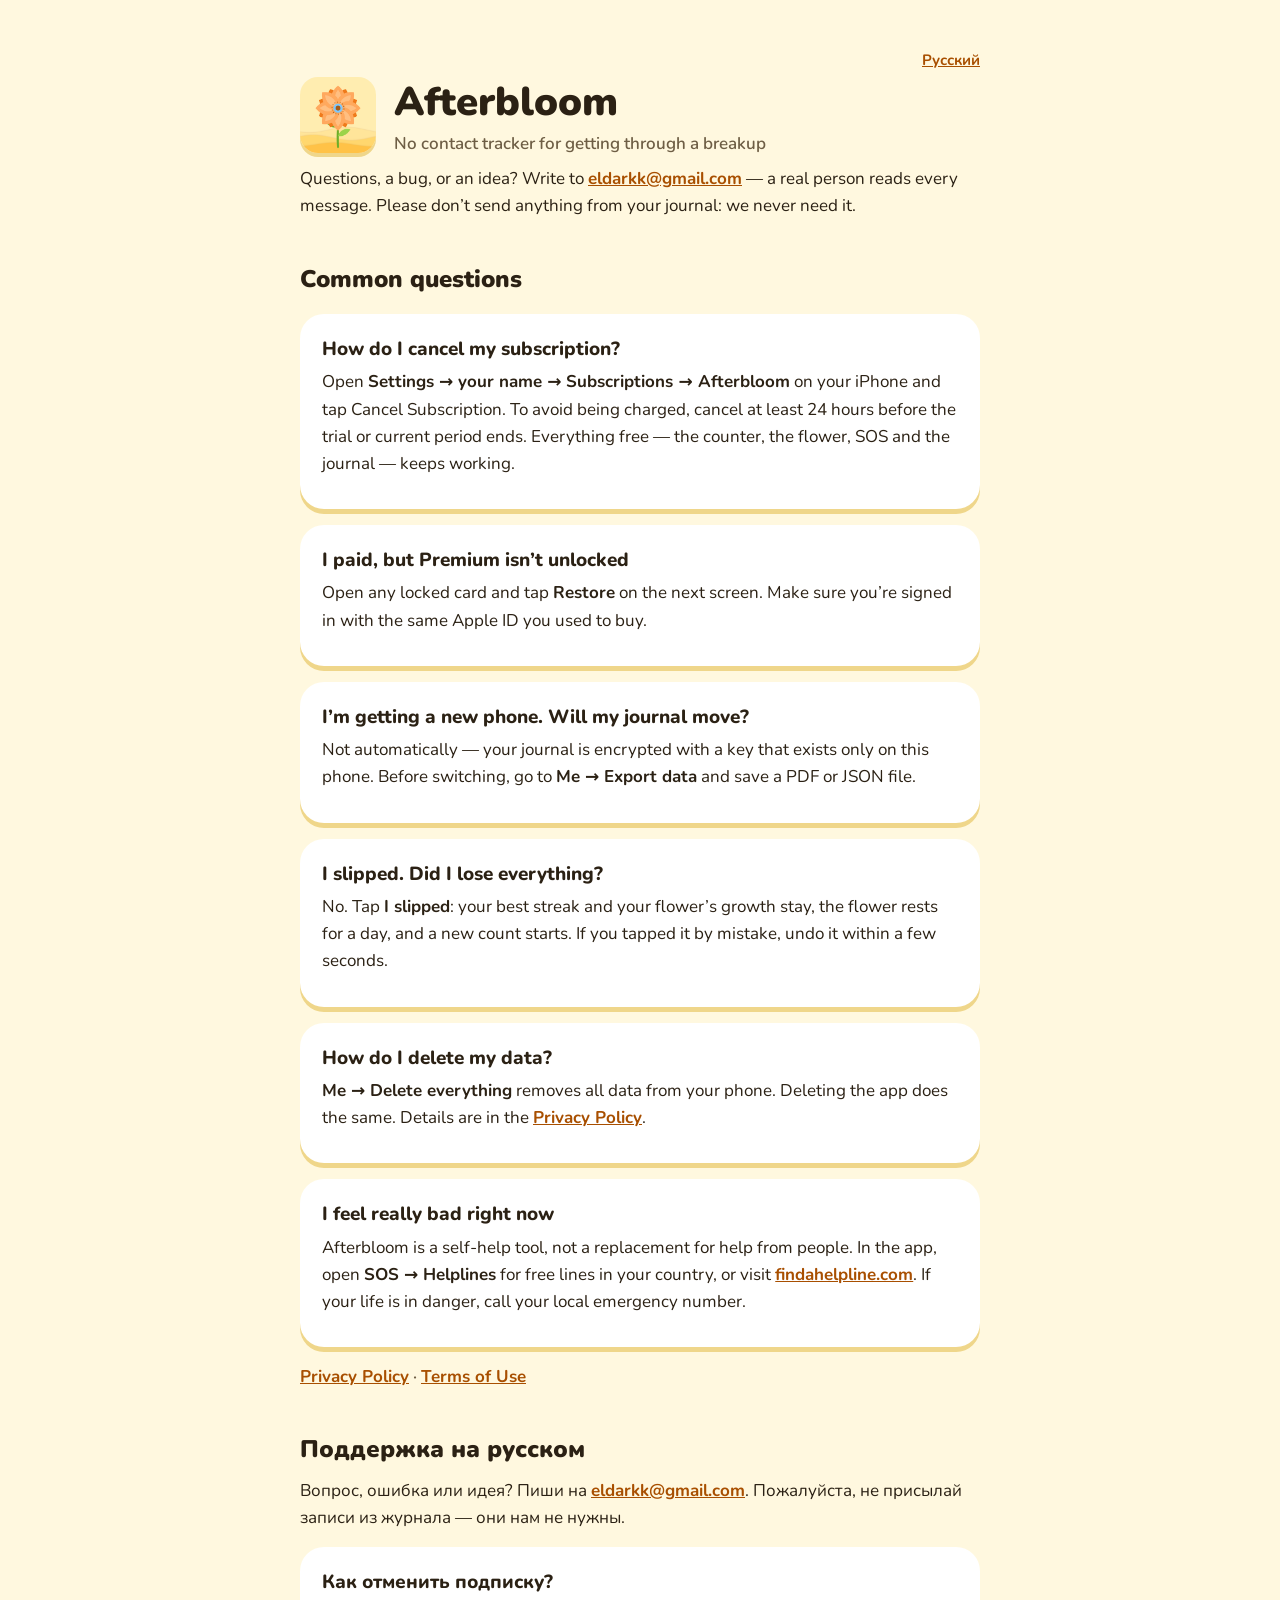
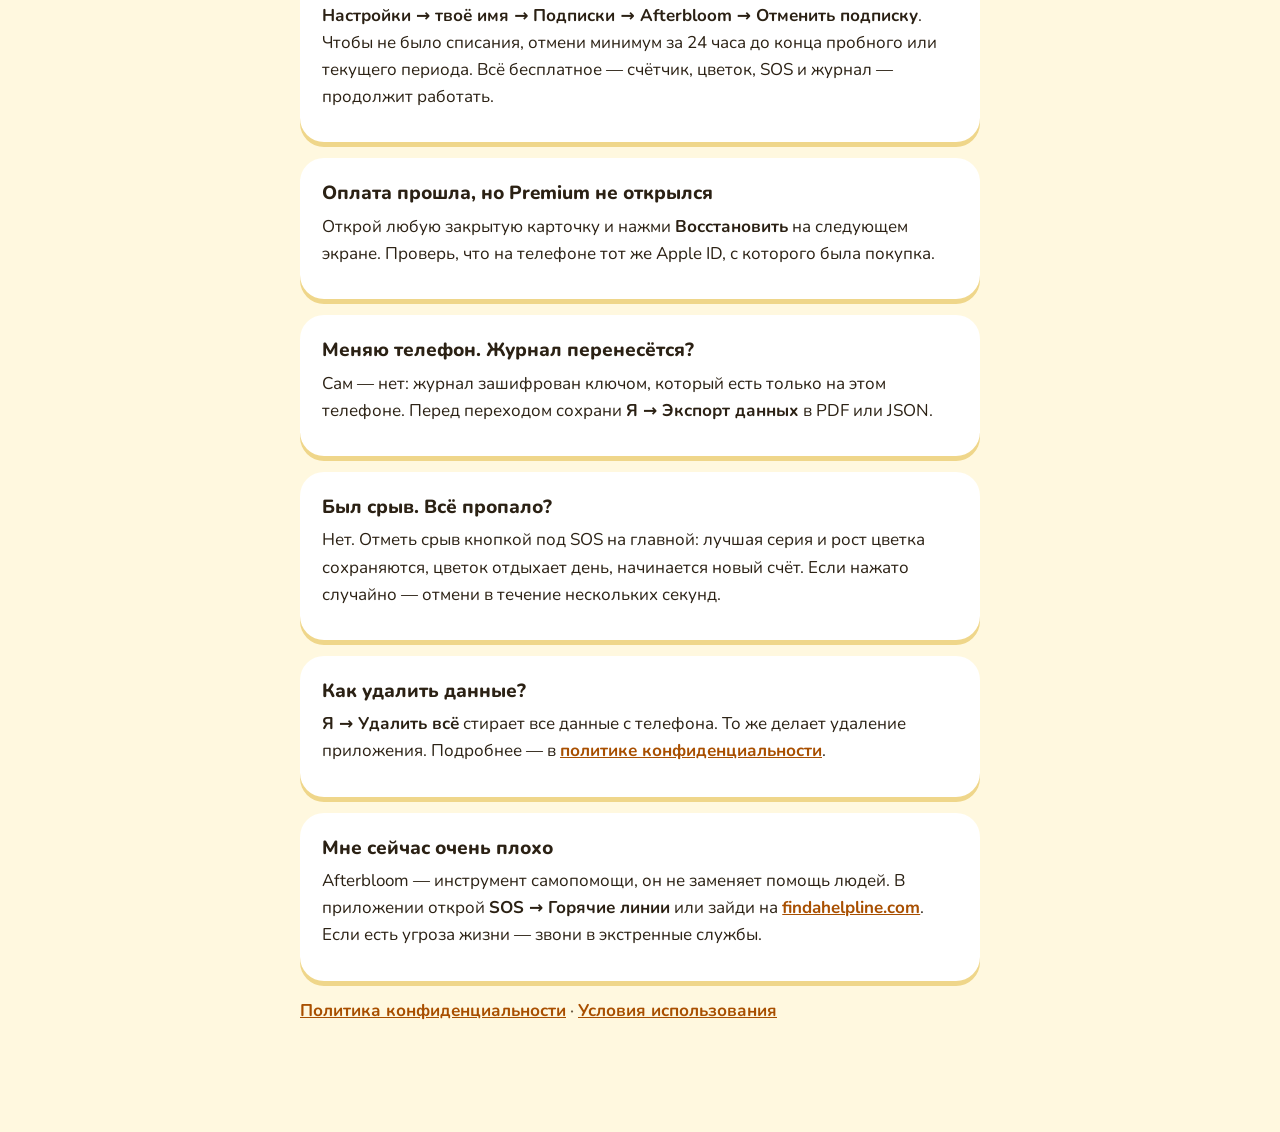
<file: index.html>
<!doctype html>
<html lang="en">
<head>
<meta charset="utf-8">
<meta name="viewport" content="width=device-width, initial-scale=1">
<title>Afterbloom — Support</title>
<link rel="stylesheet" href="style.css">
</head>
<body>
<main>
<p class="lang"><a href="#ru">Русский</a></p>
<div class="hero">
  <img src="icon.png" alt="">
  <div>
    <h1>Afterbloom</h1>
    <p class="meta" style="margin:0">No contact tracker for getting through a breakup</p>
  </div>
</div>

<p>Questions, a bug, or an idea? Write to <a href="mailto:eldarkk@gmail.com">eldarkk@gmail.com</a> — a real person reads every message. Please don’t send anything from your journal: we never need it.</p>

<h2>Common questions</h2>

<div class="card"><h3>How do I cancel my subscription?</h3>
<p>Open <em>Settings → your name → Subscriptions → Afterbloom</em> on your iPhone and tap Cancel Subscription. To avoid being charged, cancel at least 24 hours before the trial or current period ends. Everything free — the counter, the flower, SOS and the journal — keeps working.</p></div>

<div class="card"><h3>I paid, but Premium isn’t unlocked</h3>
<p>Open any locked card and tap <em>Restore</em> on the next screen. Make sure you’re signed in with the same Apple ID you used to buy.</p></div>

<div class="card"><h3>I’m getting a new phone. Will my journal move?</h3>
<p>Not automatically — your journal is encrypted with a key that exists only on this phone. Before switching, go to <em>Me → Export data</em> and save a PDF or JSON file.</p></div>

<div class="card"><h3>I slipped. Did I lose everything?</h3>
<p>No. Tap <em>I slipped</em>: your best streak and your flower’s growth stay, the flower rests for a day, and a new count starts. If you tapped it by mistake, undo it within a few seconds.</p></div>

<div class="card"><h3>How do I delete my data?</h3>
<p><em>Me → Delete everything</em> removes all data from your phone. Deleting the app does the same. Details are in the <a href="privacy.html">Privacy Policy</a>.</p></div>

<div class="card"><h3>I feel really bad right now</h3>
<p>Afterbloom is a self-help tool, not a replacement for help from people. In the app, open <em>SOS → Helplines</em> for free lines in your country, or visit <a href="https://findahelpline.com">findahelpline.com</a>. If your life is in danger, call your local emergency number.</p></div>

<p class="meta"><a href="privacy.html">Privacy Policy</a> · <a href="https://www.apple.com/legal/internet-services/itunes/dev/stdeula/">Terms of Use</a></p>

<h2 id="ru">Поддержка на русском</h2>
<p>Вопрос, ошибка или идея? Пиши на <a href="mailto:eldarkk@gmail.com">eldarkk@gmail.com</a>. Пожалуйста, не присылай записи из журнала — они нам не нужны.</p>

<div class="card"><h3>Как отменить подписку?</h3>
<p><em>Настройки → твоё имя → Подписки → Afterbloom → Отменить подписку</em>. Чтобы не было списания, отмени минимум за 24 часа до конца пробного или текущего периода. Всё бесплатное — счётчик, цветок, SOS и журнал — продолжит работать.</p></div>

<div class="card"><h3>Оплата прошла, но Premium не открылся</h3>
<p>Открой любую закрытую карточку и нажми <em>Восстановить</em> на следующем экране. Проверь, что на телефоне тот же Apple ID, с которого была покупка.</p></div>

<div class="card"><h3>Меняю телефон. Журнал перенесётся?</h3>
<p>Сам — нет: журнал зашифрован ключом, который есть только на этом телефоне. Перед переходом сохрани <em>Я → Экспорт данных</em> в PDF или JSON.</p></div>

<div class="card"><h3>Был срыв. Всё пропало?</h3>
<p>Нет. Отметь срыв кнопкой под SOS на главной: лучшая серия и рост цветка сохраняются, цветок отдыхает день, начинается новый счёт. Если нажато случайно — отмени в течение нескольких секунд.</p></div>

<div class="card"><h3>Как удалить данные?</h3>
<p><em>Я → Удалить всё</em> стирает все данные с телефона. То же делает удаление приложения. Подробнее — в <a href="privacy-ru.html">политике конфиденциальности</a>.</p></div>

<div class="card"><h3>Мне сейчас очень плохо</h3>
<p>Afterbloom — инструмент самопомощи, он не заменяет помощь людей. В приложении открой <em>SOS → Горячие линии</em> или зайди на <a href="https://findahelpline.com">findahelpline.com</a>. Если есть угроза жизни — звони в экстренные службы.</p></div>

<p class="meta"><a href="privacy-ru.html">Политика конфиденциальности</a> · <a href="https://www.apple.com/legal/internet-services/itunes/dev/stdeula/">Условия использования</a></p>
</main>
</body>
</html>
</file>
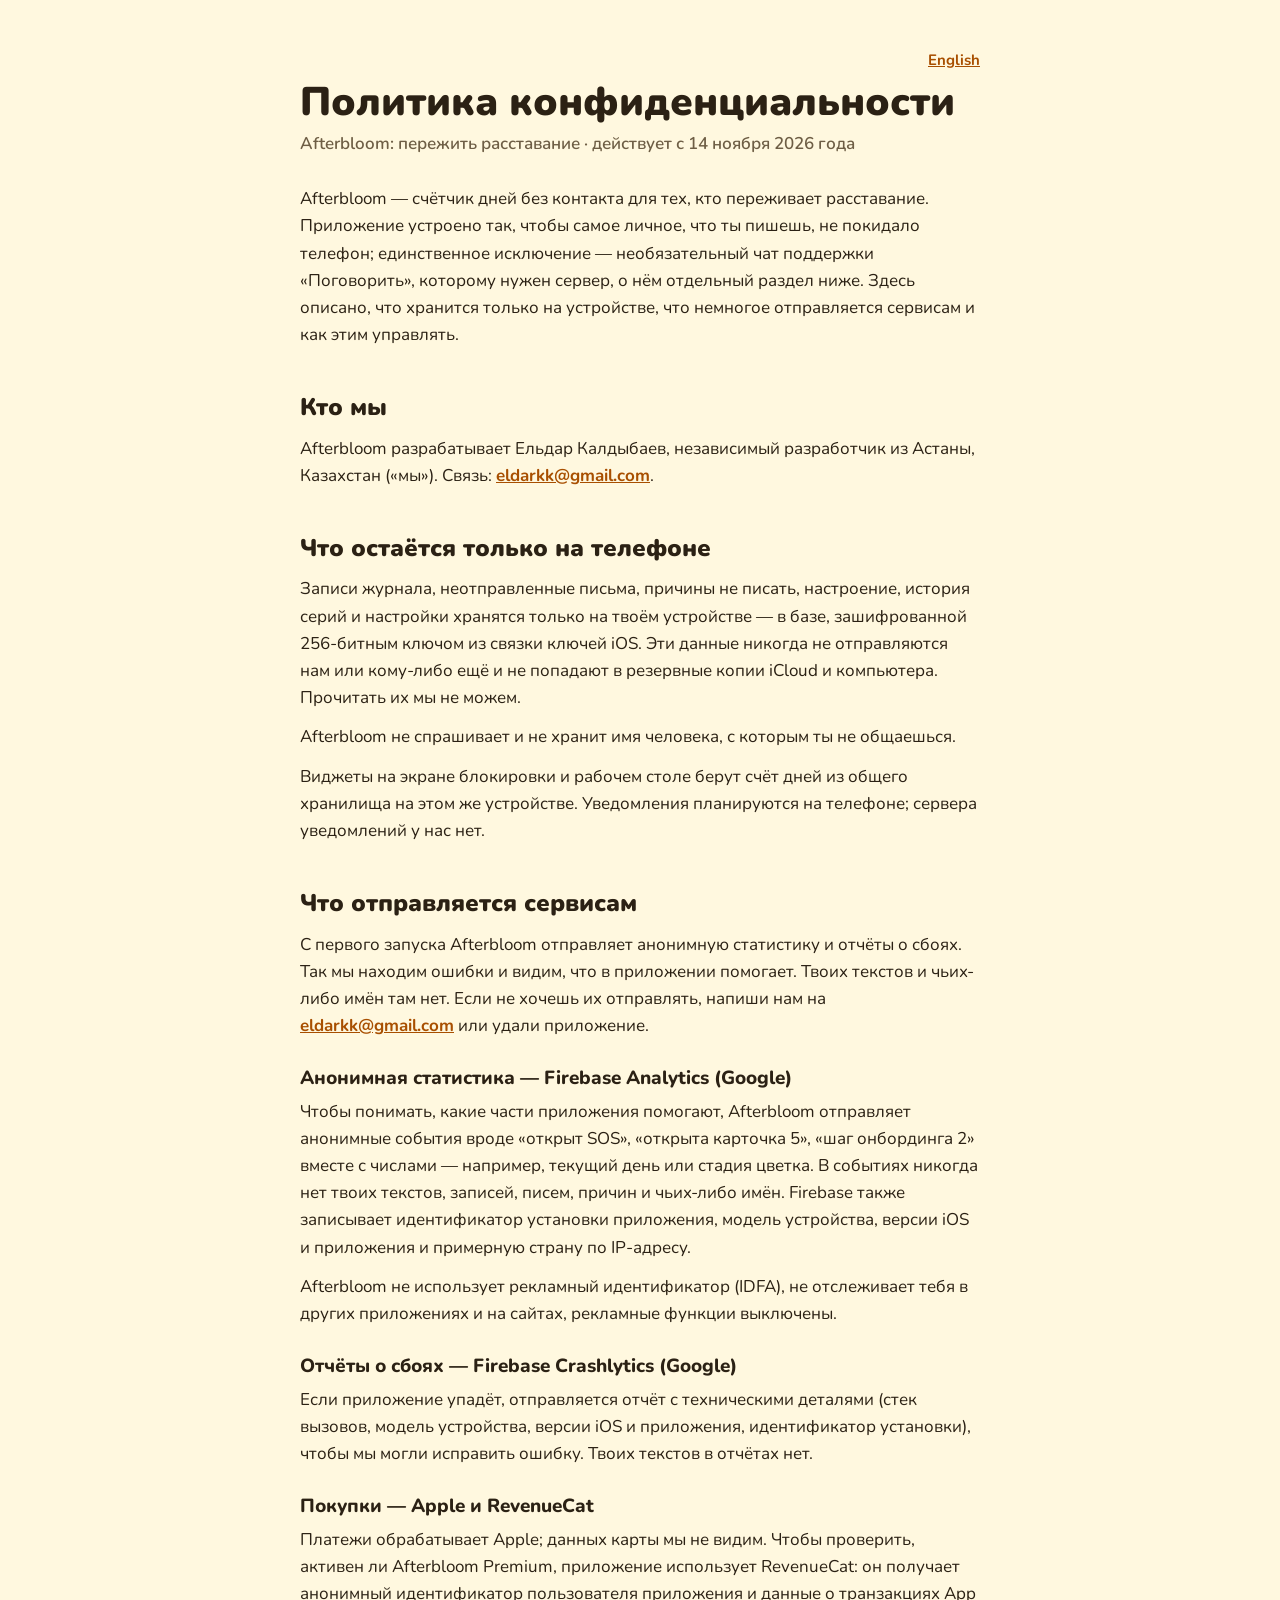
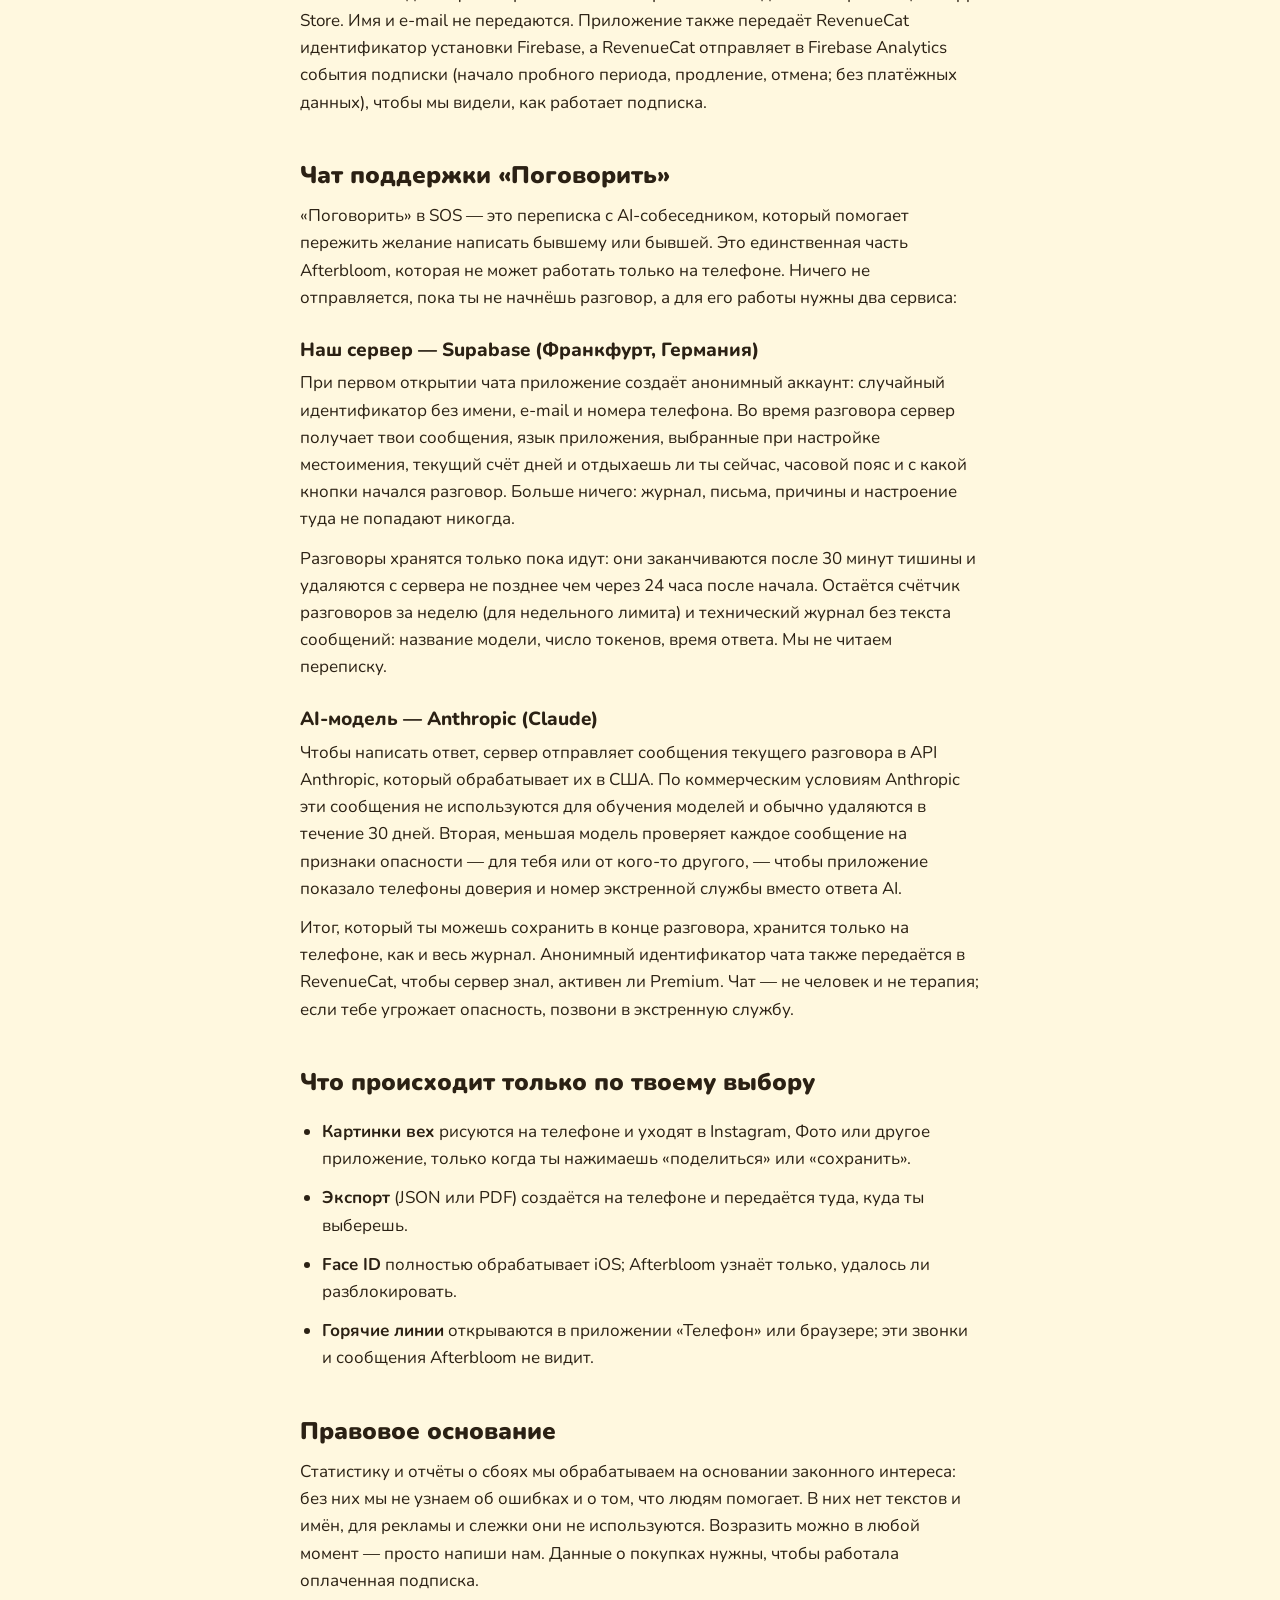
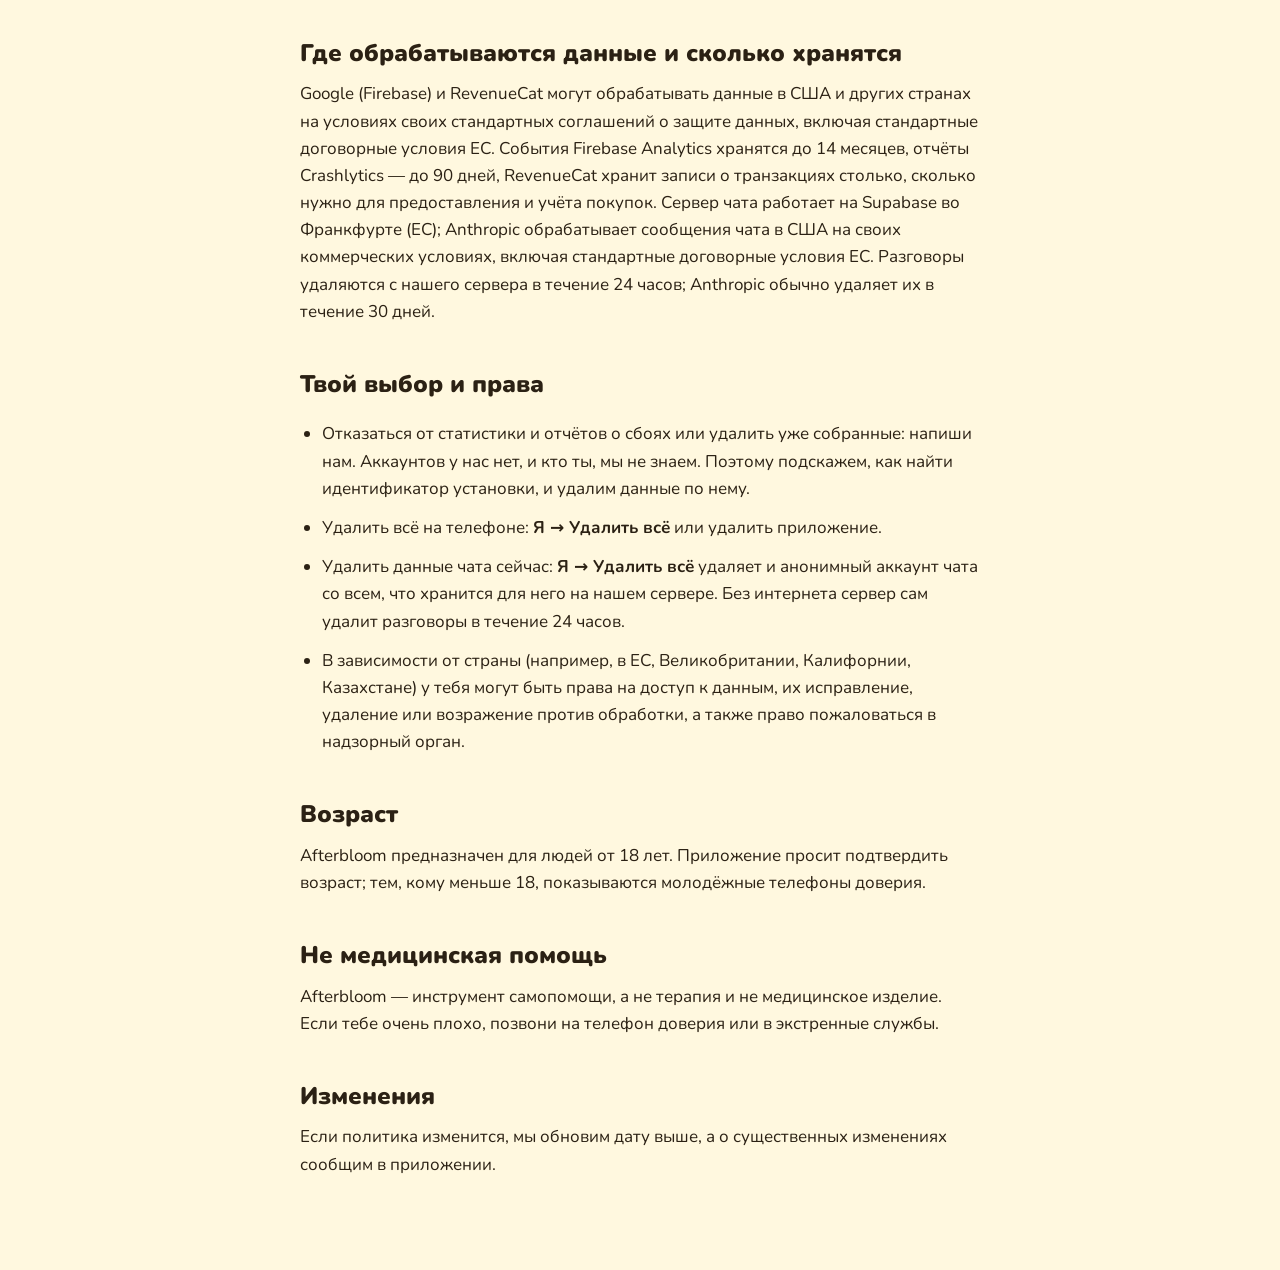
<file: privacy-ru.html>
<!doctype html>
<html lang="ru">
<head>
<meta charset="utf-8">
<meta name="viewport" content="width=device-width, initial-scale=1">
<title>Afterbloom — Политика конфиденциальности</title>
<link rel="stylesheet" href="style.css">
</head>
<body>
<main>
<p class="lang"><a href="privacy.html">English</a></p>
<h1>Политика конфиденциальности</h1>
<p class="meta">Afterbloom: пережить расставание · действует с 14 ноября 2026 года</p>

<p>Afterbloom — счётчик дней без контакта для тех, кто переживает расставание. Приложение устроено так, чтобы самое личное, что ты пишешь, не покидало телефон; единственное исключение — необязательный чат поддержки «Поговорить», которому нужен сервер, о нём отдельный раздел ниже. Здесь описано, что хранится только на устройстве, что немногое отправляется сервисам и как этим управлять.</p>

<h2>Кто мы</h2>
<p>Afterbloom разрабатывает Ельдар Калдыбаев, независимый разработчик из Астаны, Казахстан («мы»). Связь: <a href="mailto:eldarkk@gmail.com">eldarkk@gmail.com</a>.</p>

<h2>Что остаётся только на телефоне</h2>
<p>Записи журнала, неотправленные письма, причины не писать, настроение, история серий и настройки хранятся только на твоём устройстве — в базе, зашифрованной 256-битным ключом из связки ключей iOS. Эти данные никогда не отправляются нам или кому-либо ещё и не попадают в резервные копии iCloud и компьютера. Прочитать их мы не можем.</p>
<p>Afterbloom не спрашивает и не хранит имя человека, с которым ты не общаешься.</p>
<p>Виджеты на экране блокировки и рабочем столе берут счёт дней из общего хранилища на этом же устройстве. Уведомления планируются на телефоне; сервера уведомлений у нас нет.</p>

<h2>Что отправляется сервисам</h2>
<p>С первого запуска Afterbloom отправляет анонимную статистику и отчёты о сбоях. Так мы находим ошибки и видим, что в приложении помогает. Твоих текстов и чьих-либо имён там нет. Если не хочешь их отправлять, напиши нам на <a href="mailto:eldarkk@gmail.com">eldarkk@gmail.com</a> или удали приложение.</p>
<h3>Анонимная статистика — Firebase Analytics (Google)</h3>
<p>Чтобы понимать, какие части приложения помогают, Afterbloom отправляет анонимные события вроде «открыт SOS», «открыта карточка 5», «шаг онбординга 2» вместе с числами — например, текущий день или стадия цветка. В событиях никогда нет твоих текстов, записей, писем, причин и чьих-либо имён. Firebase также записывает идентификатор установки приложения, модель устройства, версии iOS и приложения и примерную страну по IP-адресу.</p>
<p>Afterbloom не использует рекламный идентификатор (IDFA), не отслеживает тебя в других приложениях и на сайтах, рекламные функции выключены.</p>

<h3>Отчёты о сбоях — Firebase Crashlytics (Google)</h3>
<p>Если приложение упадёт, отправляется отчёт с техническими деталями (стек вызовов, модель устройства, версии iOS и приложения, идентификатор установки), чтобы мы могли исправить ошибку. Твоих текстов в отчётах нет.</p>

<h3>Покупки — Apple и RevenueCat</h3>
<p>Платежи обрабатывает Apple; данных карты мы не видим. Чтобы проверить, активен ли Afterbloom Premium, приложение использует RevenueCat: он получает анонимный идентификатор пользователя приложения и данные о транзакциях App Store. Имя и e-mail не передаются. Приложение также передаёт RevenueCat идентификатор установки Firebase, а RevenueCat отправляет в Firebase Analytics события подписки (начало пробного периода, продление, отмена; без платёжных данных), чтобы мы видели, как работает подписка.</p>

<h2>Чат поддержки «Поговорить»</h2>
<p>«Поговорить» в SOS — это переписка с AI-собеседником, который помогает пережить желание написать бывшему или бывшей. Это единственная часть Afterbloom, которая не может работать только на телефоне. Ничего не отправляется, пока ты не начнёшь разговор, а для его работы нужны два сервиса:</p>
<h3>Наш сервер — Supabase (Франкфурт, Германия)</h3>
<p>При первом открытии чата приложение создаёт анонимный аккаунт: случайный идентификатор без имени, e-mail и номера телефона. Во время разговора сервер получает твои сообщения, язык приложения, выбранные при настройке местоимения, текущий счёт дней и отдыхаешь ли ты сейчас, часовой пояс и с какой кнопки начался разговор. Больше ничего: журнал, письма, причины и настроение туда не попадают никогда.</p>
<p>Разговоры хранятся только пока идут: они заканчиваются после 30 минут тишины и удаляются с сервера не позднее чем через 24 часа после начала. Остаётся счётчик разговоров за неделю (для недельного лимита) и технический журнал без текста сообщений: название модели, число токенов, время ответа. Мы не читаем переписку.</p>
<h3>AI-модель — Anthropic (Claude)</h3>
<p>Чтобы написать ответ, сервер отправляет сообщения текущего разговора в API Anthropic, который обрабатывает их в США. По коммерческим условиям Anthropic эти сообщения не используются для обучения моделей и обычно удаляются в течение 30 дней. Вторая, меньшая модель проверяет каждое сообщение на признаки опасности — для тебя или от кого-то другого, — чтобы приложение показало телефоны доверия и номер экстренной службы вместо ответа AI.</p>
<p>Итог, который ты можешь сохранить в конце разговора, хранится только на телефоне, как и весь журнал. Анонимный идентификатор чата также передаётся в RevenueCat, чтобы сервер знал, активен ли Premium. Чат — не человек и не терапия; если тебе угрожает опасность, позвони в экстренную службу.</p>

<h2>Что происходит только по твоему выбору</h2>
<ul>
<li><strong>Картинки вех</strong> рисуются на телефоне и уходят в Instagram, Фото или другое приложение, только когда ты нажимаешь «поделиться» или «сохранить».</li>
<li><strong>Экспорт</strong> (JSON или PDF) создаётся на телефоне и передаётся туда, куда ты выберешь.</li>
<li><strong>Face ID</strong> полностью обрабатывает iOS; Afterbloom узнаёт только, удалось ли разблокировать.</li>
<li><strong>Горячие линии</strong> открываются в приложении «Телефон» или браузере; эти звонки и сообщения Afterbloom не видит.</li>
</ul>

<h2>Правовое основание</h2>
<p>Статистику и отчёты о сбоях мы обрабатываем на основании законного интереса: без них мы не узнаем об ошибках и о том, что людям помогает. В них нет текстов и имён, для рекламы и слежки они не используются. Возразить можно в любой момент — просто напиши нам. Данные о покупках нужны, чтобы работала оплаченная подписка.</p>

<h2>Где обрабатываются данные и сколько хранятся</h2>
<p>Google (Firebase) и RevenueCat могут обрабатывать данные в США и других странах на условиях своих стандартных соглашений о защите данных, включая стандартные договорные условия ЕС. События Firebase Analytics хранятся до 14 месяцев, отчёты Crashlytics — до 90 дней, RevenueCat хранит записи о транзакциях столько, сколько нужно для предоставления и учёта покупок. Сервер чата работает на Supabase во Франкфурте (ЕС); Anthropic обрабатывает сообщения чата в США на своих коммерческих условиях, включая стандартные договорные условия ЕС. Разговоры удаляются с нашего сервера в течение 24 часов; Anthropic обычно удаляет их в течение 30 дней.</p>

<h2>Твой выбор и права</h2>
<ul>
<li>Отказаться от статистики и отчётов о сбоях или удалить уже собранные: напиши нам. Аккаунтов у нас нет, и кто ты, мы не знаем. Поэтому подскажем, как найти идентификатор установки, и удалим данные по нему.</li>
<li>Удалить всё на телефоне: <em>Я → Удалить всё</em> или удалить приложение.</li>
<li>Удалить данные чата сейчас: <em>Я → Удалить всё</em> удаляет и анонимный аккаунт чата со всем, что хранится для него на нашем сервере. Без интернета сервер сам удалит разговоры в течение 24 часов.</li>
<li>В зависимости от страны (например, в ЕС, Великобритании, Калифорнии, Казахстане) у тебя могут быть права на доступ к данным, их исправление, удаление или возражение против обработки, а также право пожаловаться в надзорный орган.</li>
</ul>

<h2>Возраст</h2>
<p>Afterbloom предназначен для людей от 18 лет. Приложение просит подтвердить возраст; тем, кому меньше 18, показываются молодёжные телефоны доверия.</p>

<h2>Не медицинская помощь</h2>
<p>Afterbloom — инструмент самопомощи, а не терапия и не медицинское изделие. Если тебе очень плохо, позвони на телефон доверия или в экстренные службы.</p>

<h2>Изменения</h2>
<p>Если политика изменится, мы обновим дату выше, а о существенных изменениях сообщим в приложении.</p>
</main>
</body>
</html>
</file>
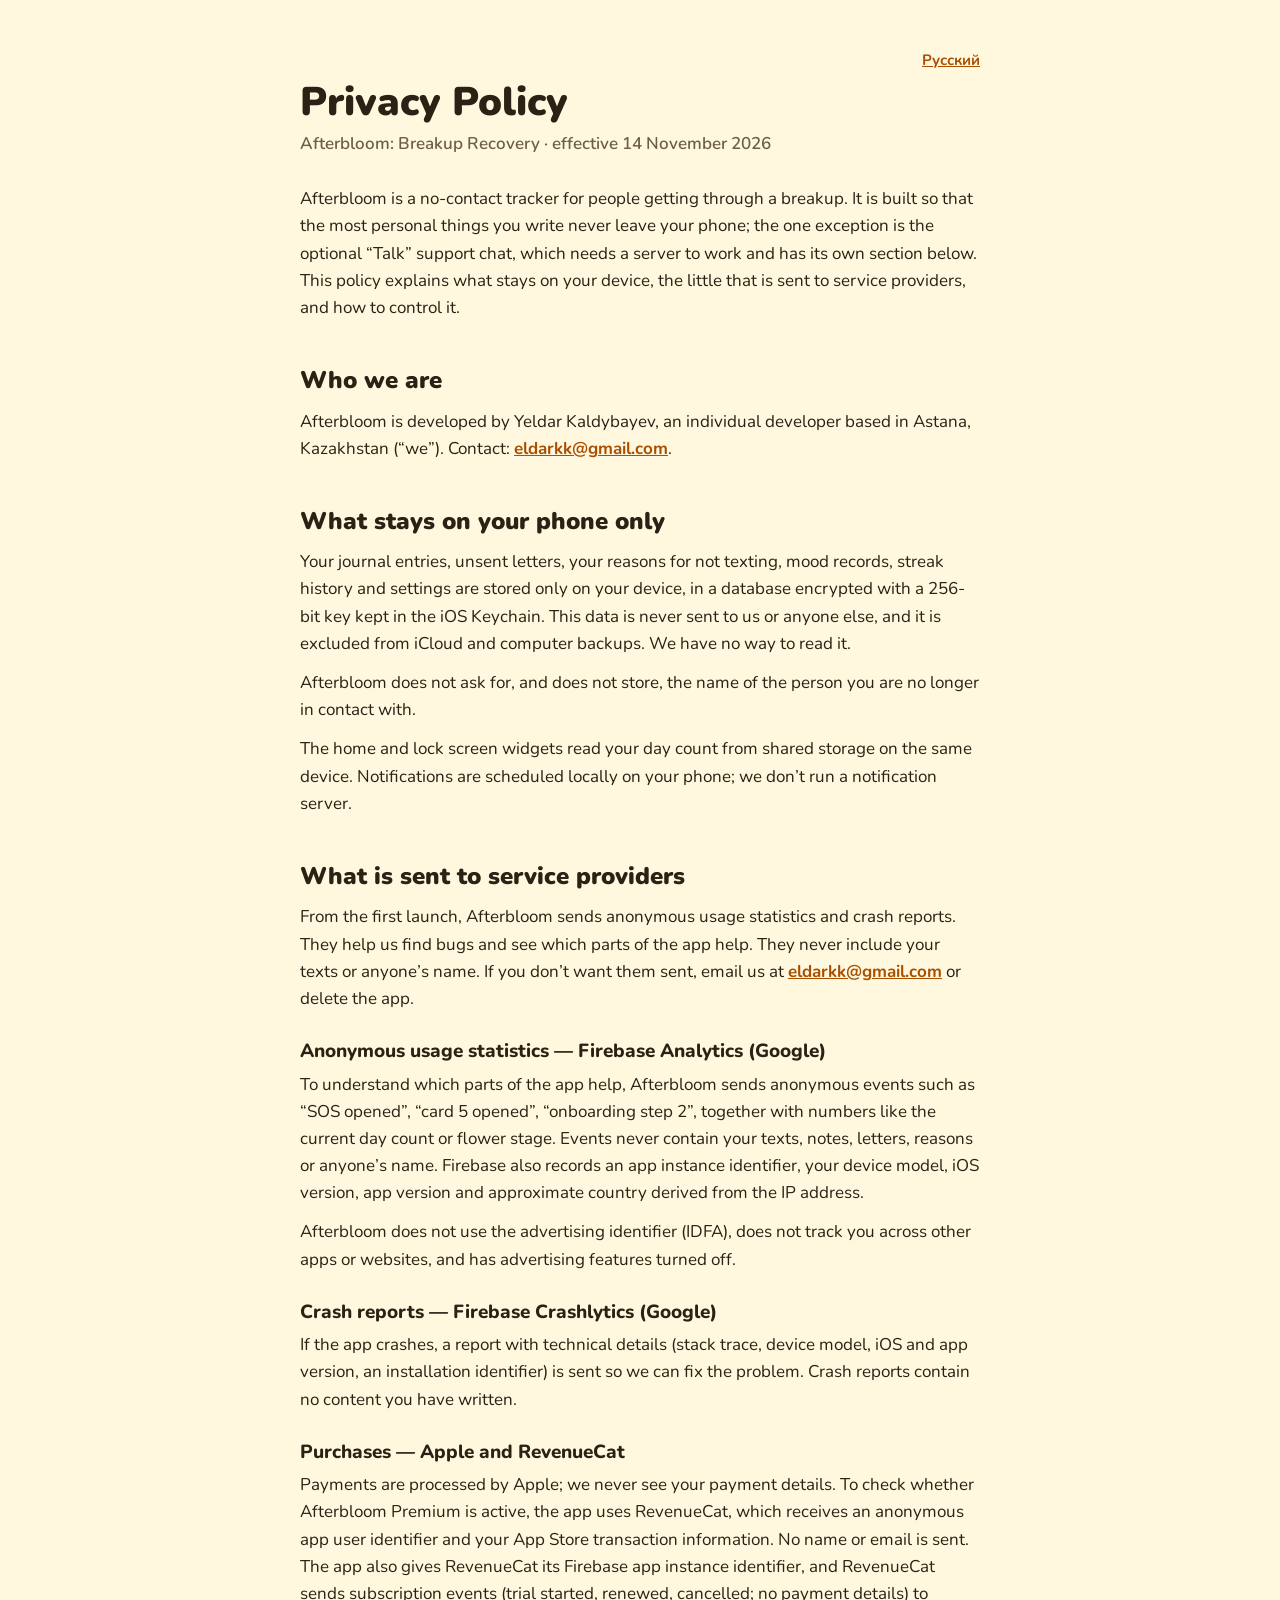
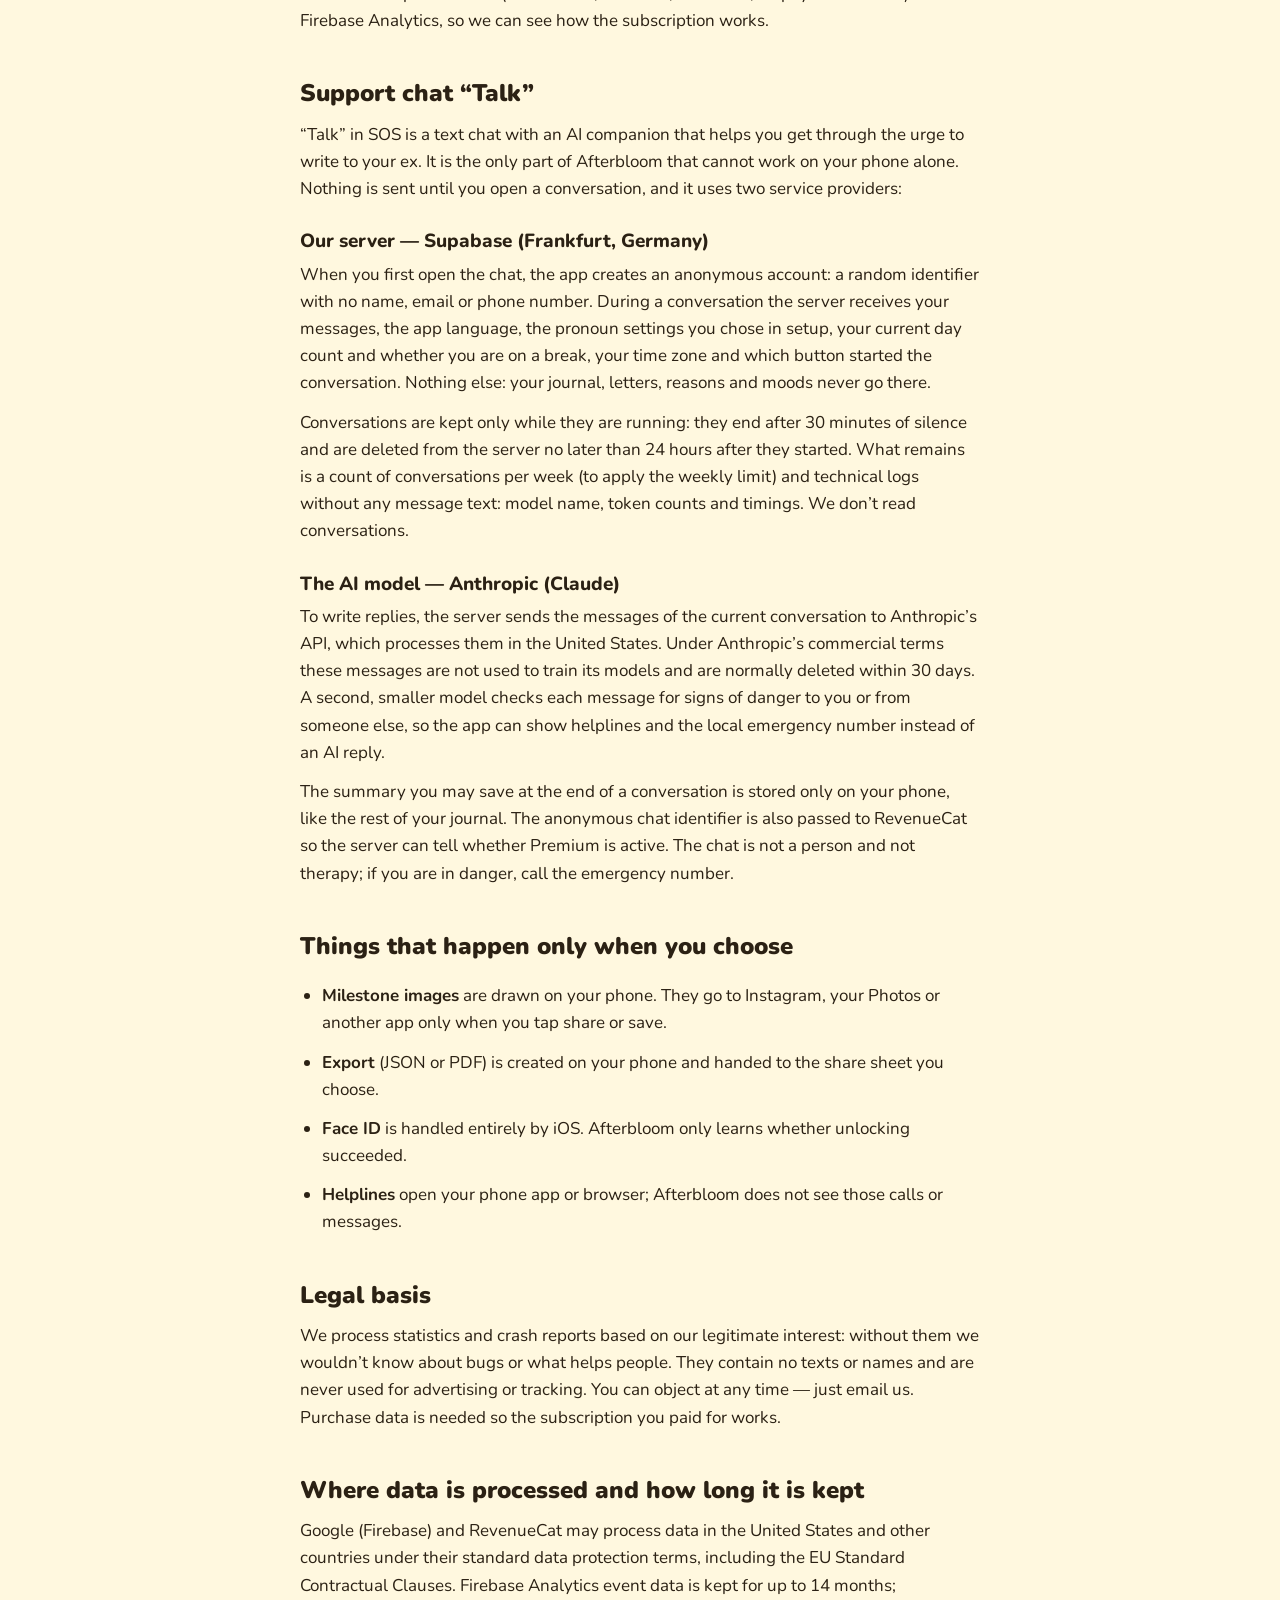
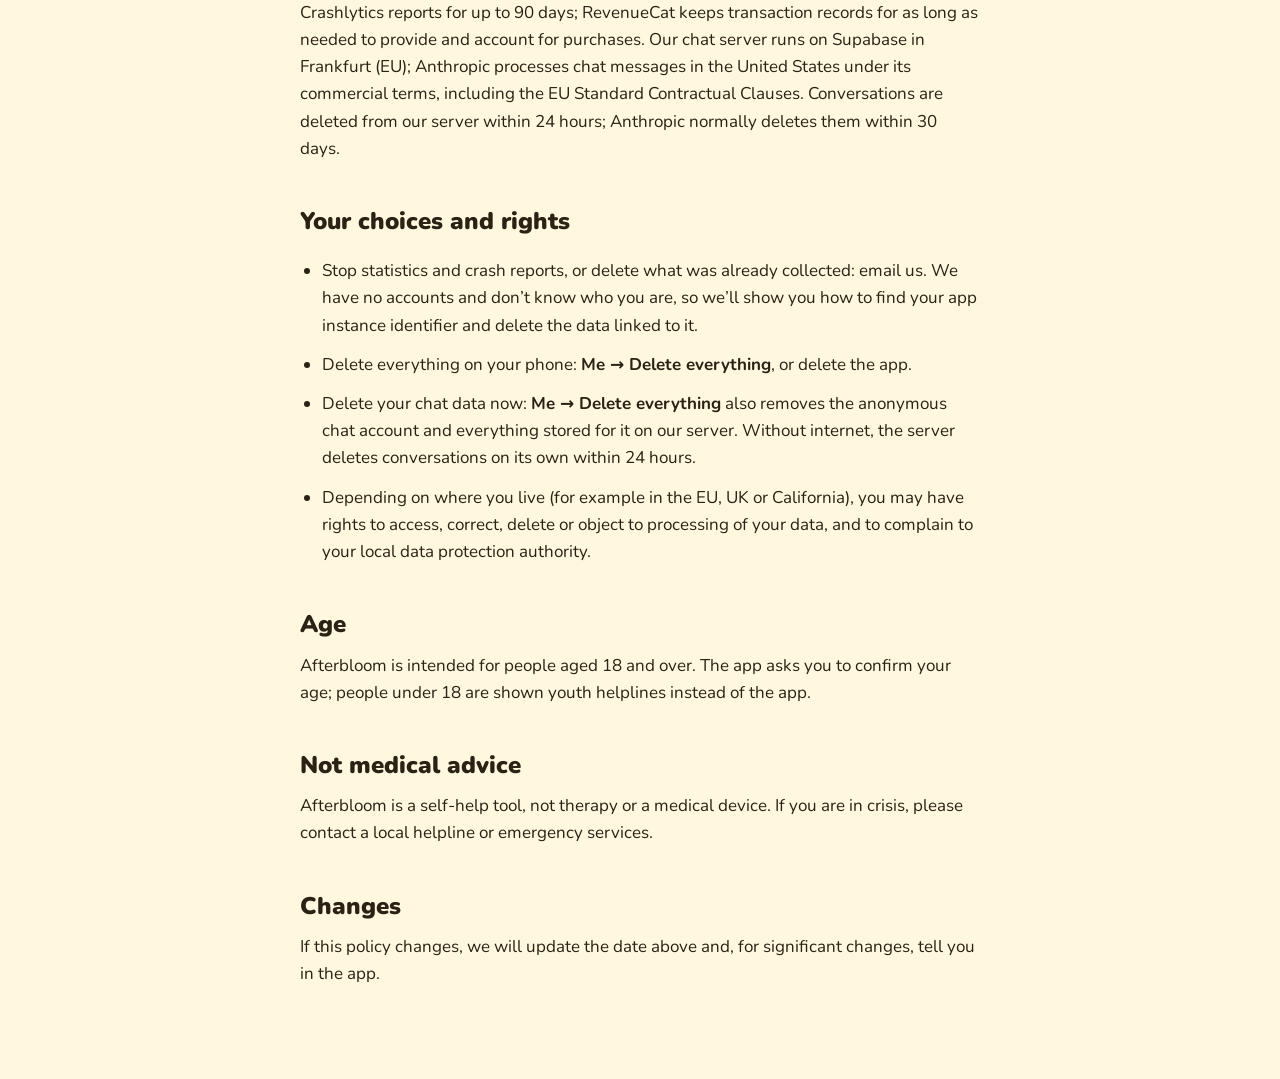
<file: privacy.html>
<!doctype html>
<html lang="en">
<head>
<meta charset="utf-8">
<meta name="viewport" content="width=device-width, initial-scale=1">
<title>Afterbloom — Privacy Policy</title>
<link rel="stylesheet" href="style.css">
</head>
<body>
<main>
<p class="lang"><a href="privacy-ru.html">Русский</a></p>
<h1>Privacy Policy</h1>
<p class="meta">Afterbloom: Breakup Recovery · effective 14 November 2026</p>

<p>Afterbloom is a no-contact tracker for people getting through a breakup. It is built so that the most personal things you write never leave your phone; the one exception is the optional “Talk” support chat, which needs a server to work and has its own section below. This policy explains what stays on your device, the little that is sent to service providers, and how to control it.</p>

<h2>Who we are</h2>
<p>Afterbloom is developed by Yeldar Kaldybayev, an individual developer based in Astana, Kazakhstan (“we”). Contact: <a href="mailto:eldarkk@gmail.com">eldarkk@gmail.com</a>.</p>

<h2>What stays on your phone only</h2>
<p>Your journal entries, unsent letters, your reasons for not texting, mood records, streak history and settings are stored only on your device, in a database encrypted with a 256-bit key kept in the iOS Keychain. This data is never sent to us or anyone else, and it is excluded from iCloud and computer backups. We have no way to read it.</p>
<p>Afterbloom does not ask for, and does not store, the name of the person you are no longer in contact with.</p>
<p>The home and lock screen widgets read your day count from shared storage on the same device. Notifications are scheduled locally on your phone; we don’t run a notification server.</p>

<h2>What is sent to service providers</h2>
<p>From the first launch, Afterbloom sends anonymous usage statistics and crash reports. They help us find bugs and see which parts of the app help. They never include your texts or anyone’s name. If you don’t want them sent, email us at <a href="mailto:eldarkk@gmail.com">eldarkk@gmail.com</a> or delete the app.</p>
<h3>Anonymous usage statistics — Firebase Analytics (Google)</h3>
<p>To understand which parts of the app help, Afterbloom sends anonymous events such as “SOS opened”, “card 5 opened”, “onboarding step 2”, together with numbers like the current day count or flower stage. Events never contain your texts, notes, letters, reasons or anyone’s name. Firebase also records an app instance identifier, your device model, iOS version, app version and approximate country derived from the IP address.</p>
<p>Afterbloom does not use the advertising identifier (IDFA), does not track you across other apps or websites, and has advertising features turned off.</p>

<h3>Crash reports — Firebase Crashlytics (Google)</h3>
<p>If the app crashes, a report with technical details (stack trace, device model, iOS and app version, an installation identifier) is sent so we can fix the problem. Crash reports contain no content you have written.</p>

<h3>Purchases — Apple and RevenueCat</h3>
<p>Payments are processed by Apple; we never see your payment details. To check whether Afterbloom Premium is active, the app uses RevenueCat, which receives an anonymous app user identifier and your App Store transaction information. No name or email is sent. The app also gives RevenueCat its Firebase app instance identifier, and RevenueCat sends subscription events (trial started, renewed, cancelled; no payment details) to Firebase Analytics, so we can see how the subscription works.</p>

<h2>Support chat “Talk”</h2>
<p>“Talk” in SOS is a text chat with an AI companion that helps you get through the urge to write to your ex. It is the only part of Afterbloom that cannot work on your phone alone. Nothing is sent until you open a conversation, and it uses two service providers:</p>
<h3>Our server — Supabase (Frankfurt, Germany)</h3>
<p>When you first open the chat, the app creates an anonymous account: a random identifier with no name, email or phone number. During a conversation the server receives your messages, the app language, the pronoun settings you chose in setup, your current day count and whether you are on a break, your time zone and which button started the conversation. Nothing else: your journal, letters, reasons and moods never go there.</p>
<p>Conversations are kept only while they are running: they end after 30 minutes of silence and are deleted from the server no later than 24 hours after they started. What remains is a count of conversations per week (to apply the weekly limit) and technical logs without any message text: model name, token counts and timings. We don’t read conversations.</p>
<h3>The AI model — Anthropic (Claude)</h3>
<p>To write replies, the server sends the messages of the current conversation to Anthropic’s API, which processes them in the United States. Under Anthropic’s commercial terms these messages are not used to train its models and are normally deleted within 30 days. A second, smaller model checks each message for signs of danger to you or from someone else, so the app can show helplines and the local emergency number instead of an AI reply.</p>
<p>The summary you may save at the end of a conversation is stored only on your phone, like the rest of your journal. The anonymous chat identifier is also passed to RevenueCat so the server can tell whether Premium is active. The chat is not a person and not therapy; if you are in danger, call the emergency number.</p>

<h2>Things that happen only when you choose</h2>
<ul>
<li><strong>Milestone images</strong> are drawn on your phone. They go to Instagram, your Photos or another app only when you tap share or save.</li>
<li><strong>Export</strong> (JSON or PDF) is created on your phone and handed to the share sheet you choose.</li>
<li><strong>Face ID</strong> is handled entirely by iOS. Afterbloom only learns whether unlocking succeeded.</li>
<li><strong>Helplines</strong> open your phone app or browser; Afterbloom does not see those calls or messages.</li>
</ul>

<h2>Legal basis</h2>
<p>We process statistics and crash reports based on our legitimate interest: without them we wouldn’t know about bugs or what helps people. They contain no texts or names and are never used for advertising or tracking. You can object at any time — just email us. Purchase data is needed so the subscription you paid for works.</p>

<h2>Where data is processed and how long it is kept</h2>
<p>Google (Firebase) and RevenueCat may process data in the United States and other countries under their standard data protection terms, including the EU Standard Contractual Clauses. Firebase Analytics event data is kept for up to 14 months; Crashlytics reports for up to 90 days; RevenueCat keeps transaction records for as long as needed to provide and account for purchases. Our chat server runs on Supabase in Frankfurt (EU); Anthropic processes chat messages in the United States under its commercial terms, including the EU Standard Contractual Clauses. Conversations are deleted from our server within 24 hours; Anthropic normally deletes them within 30 days.</p>

<h2>Your choices and rights</h2>
<ul>
<li>Stop statistics and crash reports, or delete what was already collected: email us. We have no accounts and don’t know who you are, so we’ll show you how to find your app instance identifier and delete the data linked to it.</li>
<li>Delete everything on your phone: <em>Me → Delete everything</em>, or delete the app.</li>
<li>Delete your chat data now: <em>Me → Delete everything</em> also removes the anonymous chat account and everything stored for it on our server. Without internet, the server deletes conversations on its own within 24 hours.</li>
<li>Depending on where you live (for example in the EU, UK or California), you may have rights to access, correct, delete or object to processing of your data, and to complain to your local data protection authority.</li>
</ul>

<h2>Age</h2>
<p>Afterbloom is intended for people aged 18 and over. The app asks you to confirm your age; people under 18 are shown youth helplines instead of the app.</p>

<h2>Not medical advice</h2>
<p>Afterbloom is a self-help tool, not therapy or a medical device. If you are in crisis, please contact a local helpline or emergency services.</p>

<h2>Changes</h2>
<p>If this policy changes, we will update the date above and, for significant changes, tell you in the app.</p>
</main>
</body>
</html>
</file>
<file: style.css>
/* Страницы Afterbloom: палитра «Масло и мёд» (design/tokens.json). */
@import url('https://fonts.googleapis.com/css2?family=Nunito:wght@400;600;800;900&display=swap');

:root {
  --bg: #FFF8DF;
  --card: #FFFFFF;
  --tint: #FFEDB0;
  --line: #F0DFA8;
  --shadow: #EFD68A;
  --text: #2B2114;
  --muted: #6E5E45;
  --accent: #A84F00;
}

* { box-sizing: border-box; }

body {
  margin: 0;
  background: var(--bg);
  color: var(--text);
  font: 17px/1.6 'Nunito', system-ui, -apple-system, sans-serif;
  -webkit-font-smoothing: antialiased;
}

main {
  max-width: 720px;
  margin: 0 auto;
  padding: 48px 20px 80px;
}

h1 { font-weight: 900; font-size: 40px; line-height: 1.1; margin: 8px 0 6px; }
h2 { font-weight: 900; font-size: 24px; margin: 40px 0 8px; }
h3 { font-weight: 800; font-size: 19px; margin: 24px 0 4px; }
p, li { margin: 0 0 12px; }
ul { padding-left: 22px; }
a { color: var(--accent); font-weight: 700; }
em { font-style: normal; font-weight: 700; }

.meta { color: var(--muted); font-weight: 600; margin-bottom: 28px; }
.lang { text-align: right; margin: 0; font-size: 15px; }

.card {
  background: var(--card);
  border-radius: 24px;
  padding: 20px 22px;
  margin: 16px 0;
  box-shadow: 0 5px 0 var(--shadow);
}
.card h3 { margin-top: 0; }

.hero {
  display: flex; align-items: center; gap: 18px; margin-bottom: 8px;
}
.hero img { width: 76px; height: 76px; border-radius: 18px; box-shadow: 0 4px 0 var(--shadow); }

@media (max-width: 480px) {
  h1 { font-size: 32px; }
  main { padding-top: 32px; }
}
</file>
